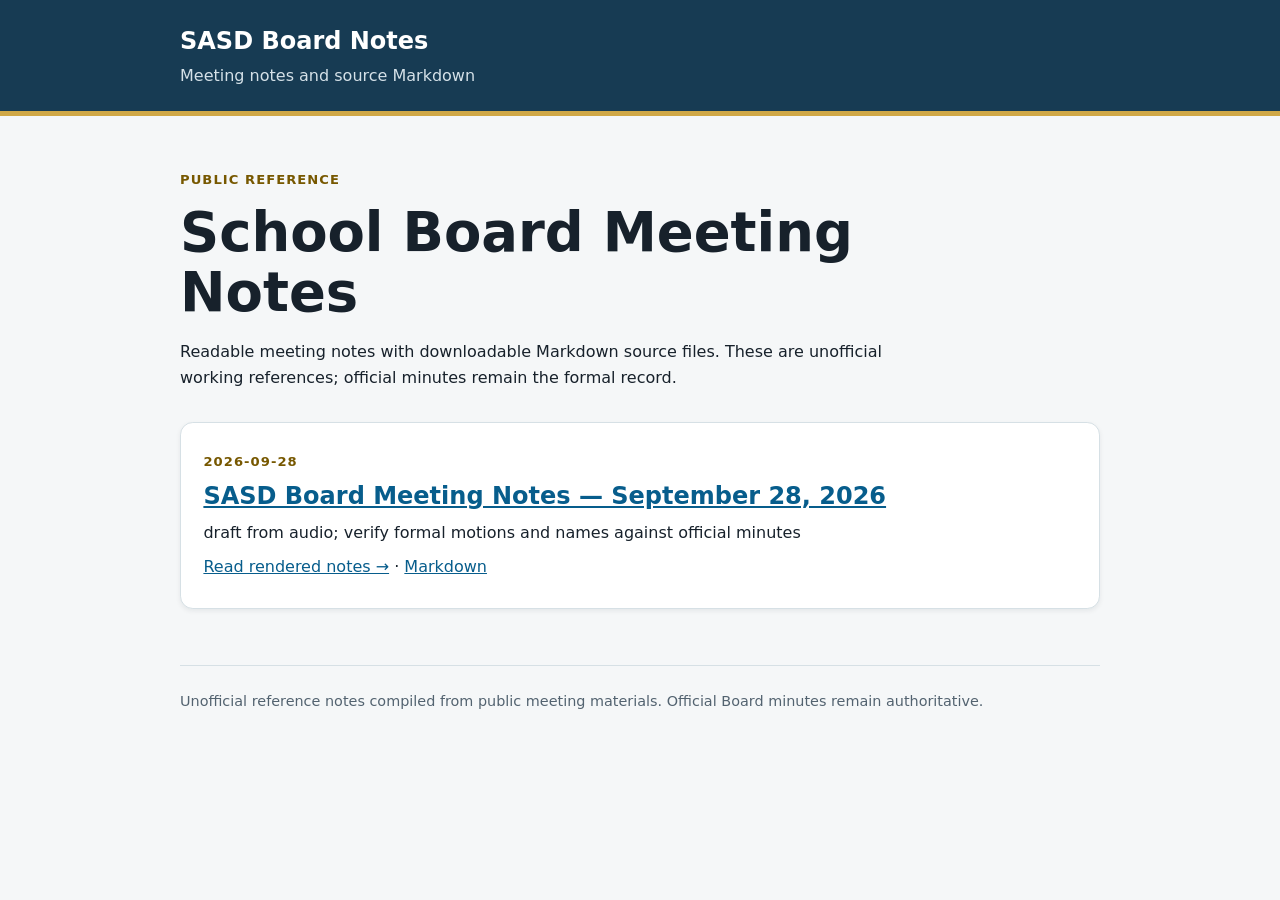
<file: docs/index.html>
<!doctype html>
<html lang="en">
<head>
  <meta charset="utf-8">
  <meta name="viewport" content="width=device-width, initial-scale=1">
  <meta name="description" content="Public SASD Board meeting note index.">
  <title>Meeting index | SASD Board Notes</title>
  <link rel="stylesheet" href="/assets/site.css">
</head>
<body>
  <header class="site-header"><div class="wrap"><a class="brand" href="/">SASD Board Notes</a><p>Meeting notes and source Markdown</p></div></header>
  <main class="wrap"><section class="intro"><p class="eyebrow">PUBLIC REFERENCE</p><h1>School Board Meeting Notes</h1><p>Readable meeting notes with downloadable Markdown source files. These are unofficial working references; official minutes remain the formal record.</p></section><section class="cards"><article class="card"><p class="date">2026-09-28</p><h2><a href="/notes/2026-09-28-board-meeting/">SASD Board Meeting Notes — September 28, 2026</a></h2><p>draft from audio; verify formal motions and names against official minutes</p><p><a href="/notes/2026-09-28-board-meeting/">Read rendered notes →</a> · <a href="/notes/2026-09-28-board-meeting/source.md" download>Markdown</a></p></article></section></main>
  <footer class="wrap">Unofficial reference notes compiled from public meeting materials. Official Board minutes remain authoritative.</footer>
</body>
</html>
</file>
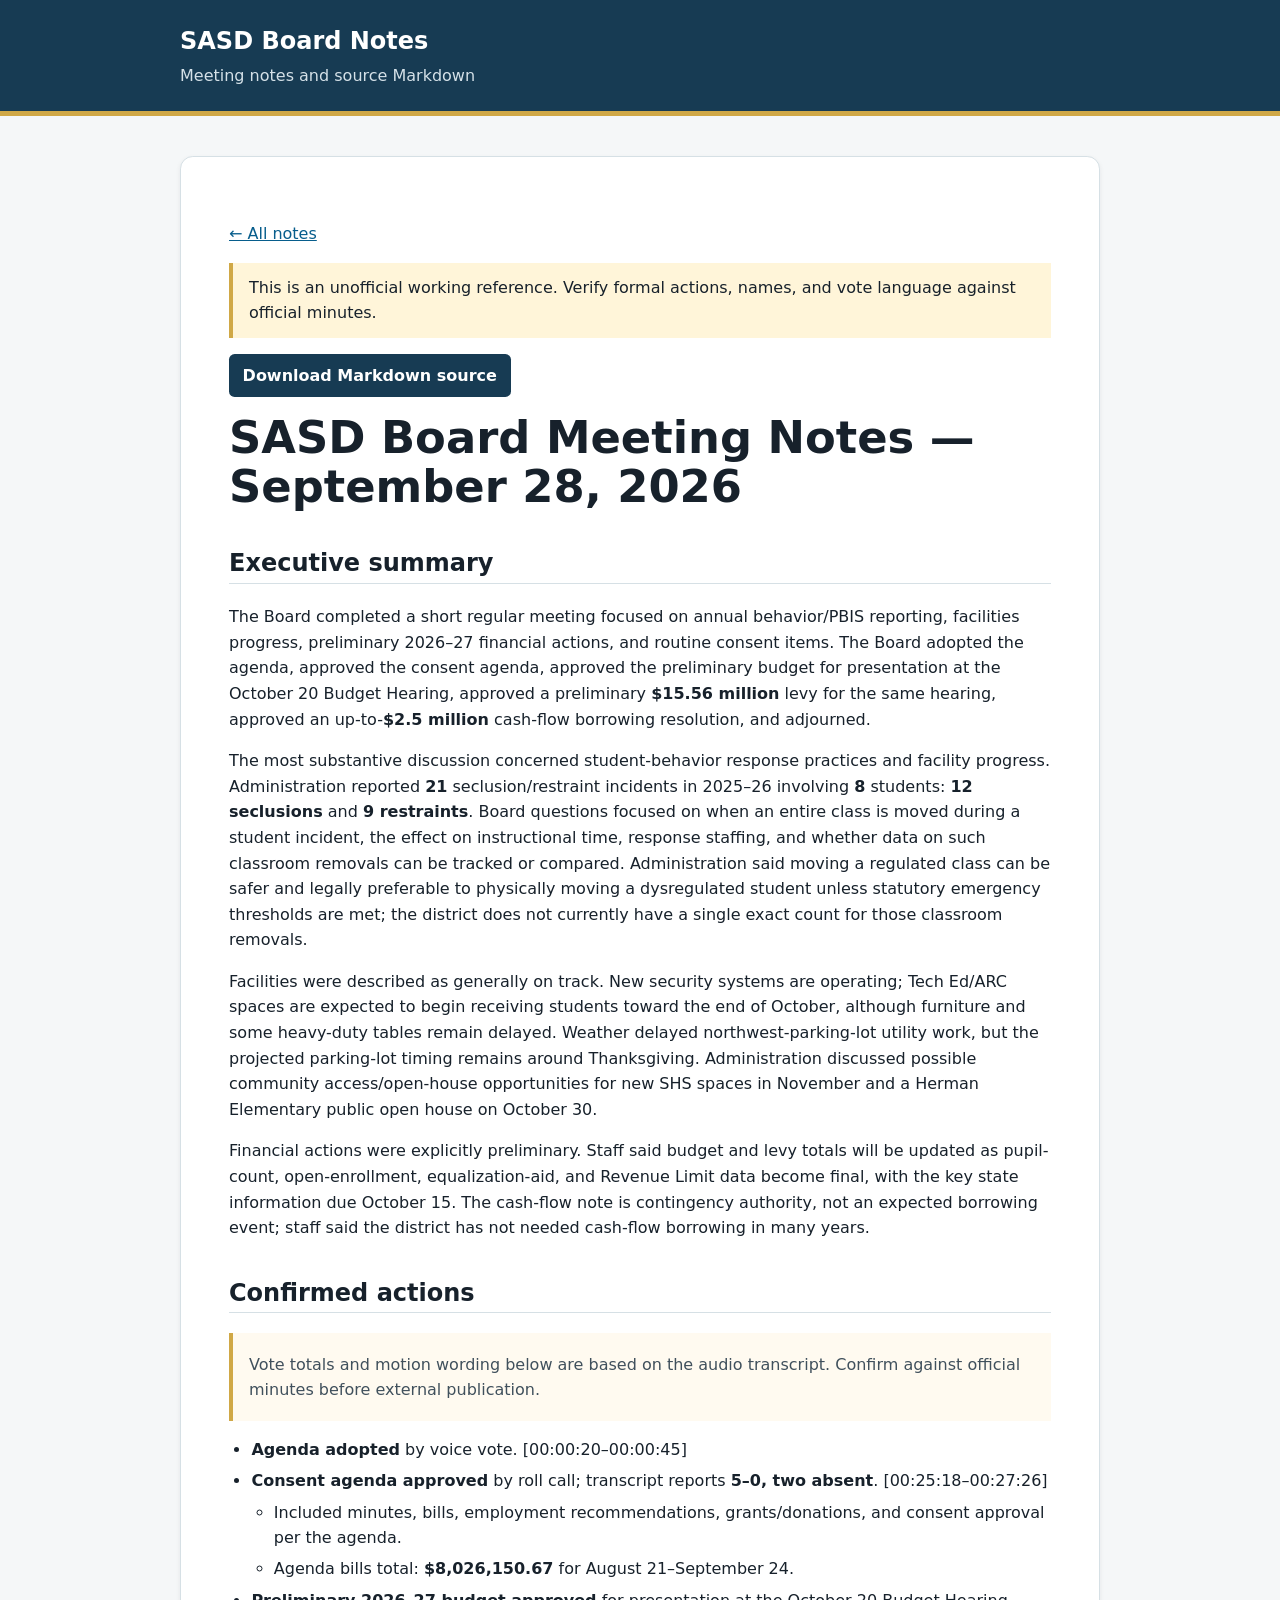
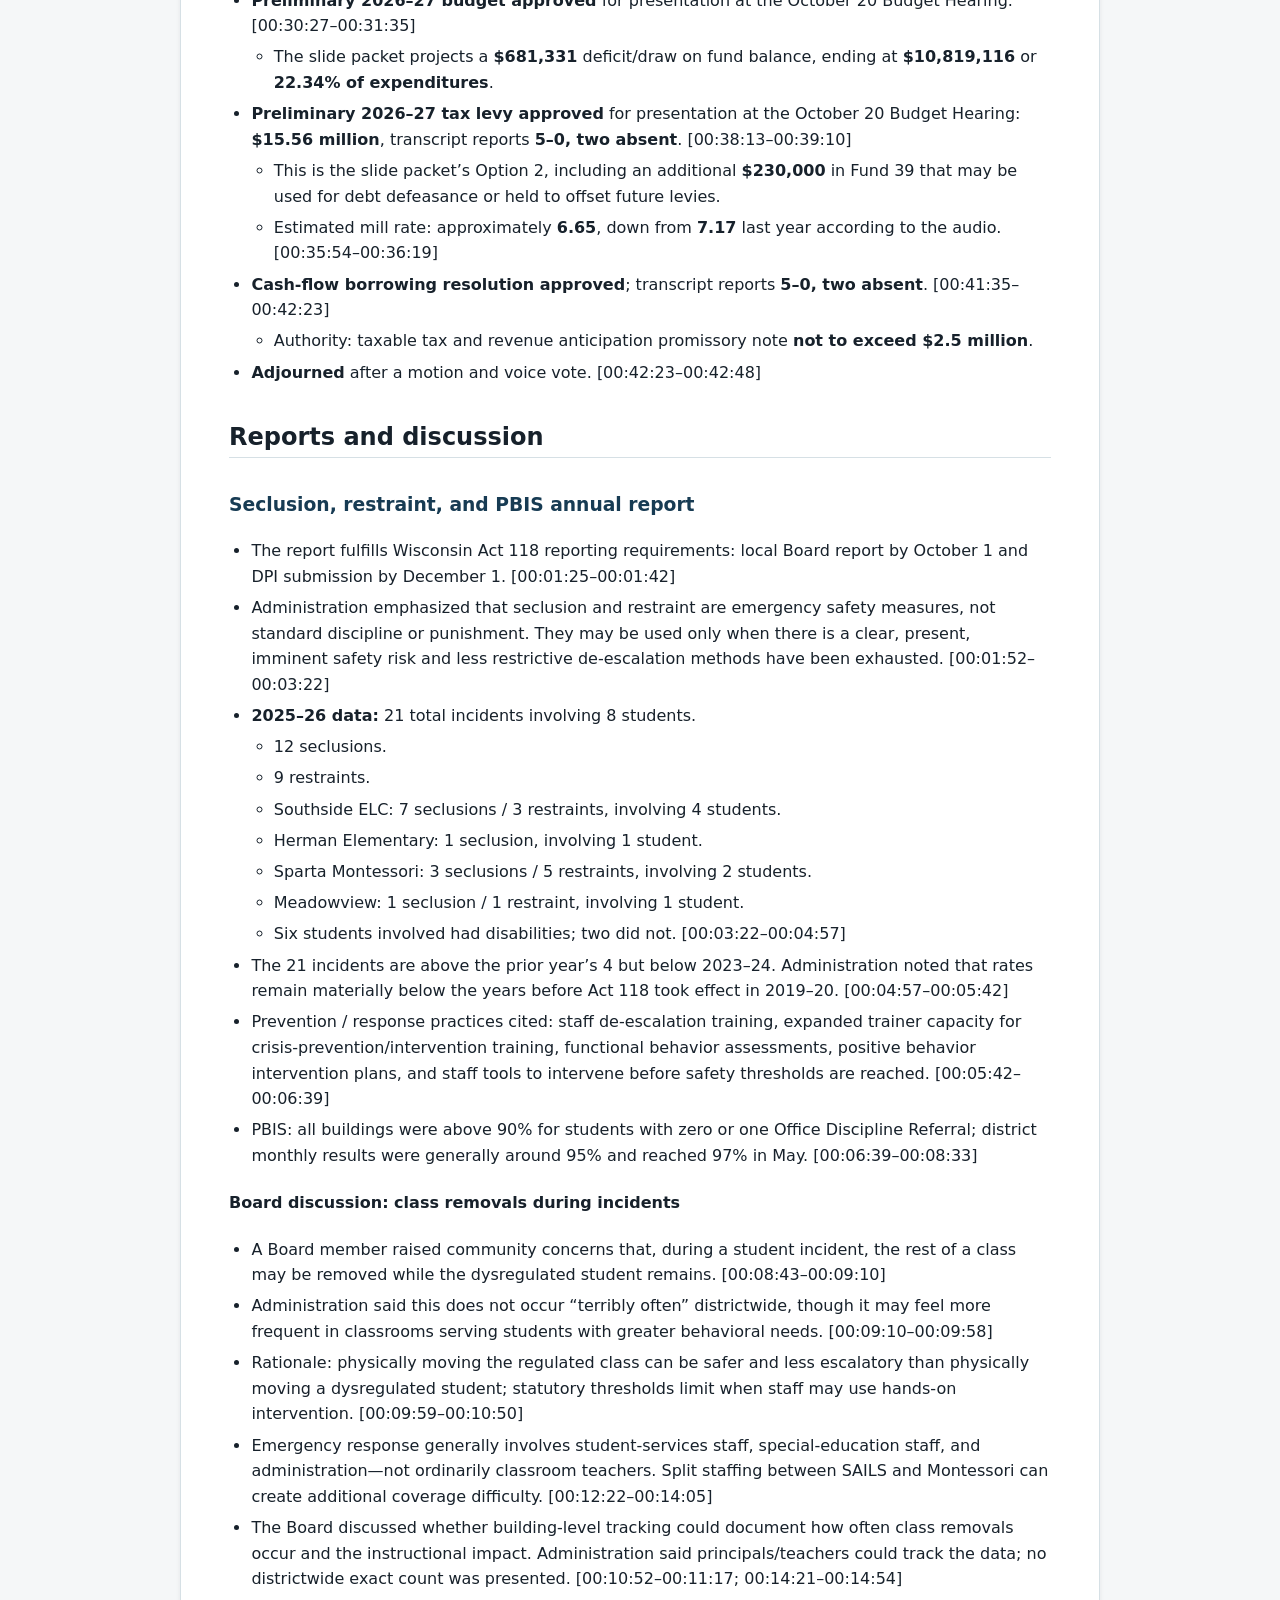
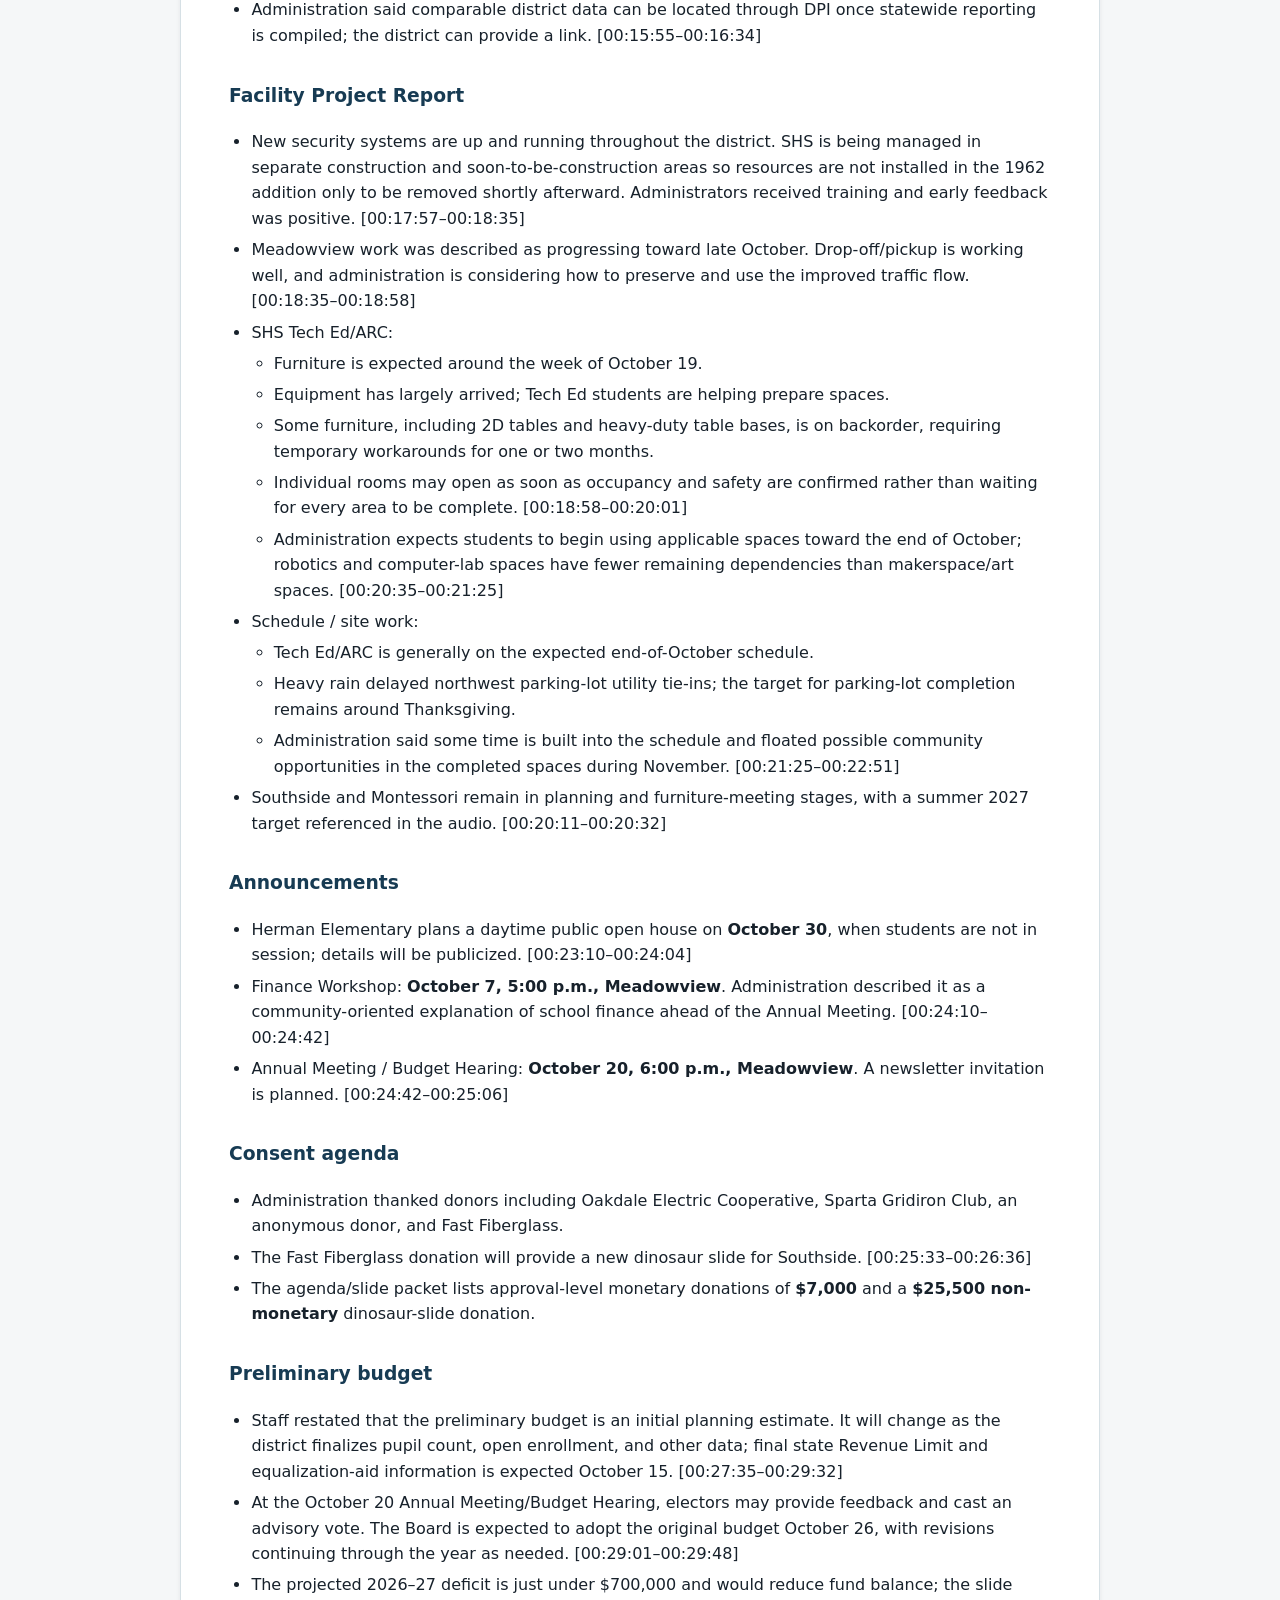
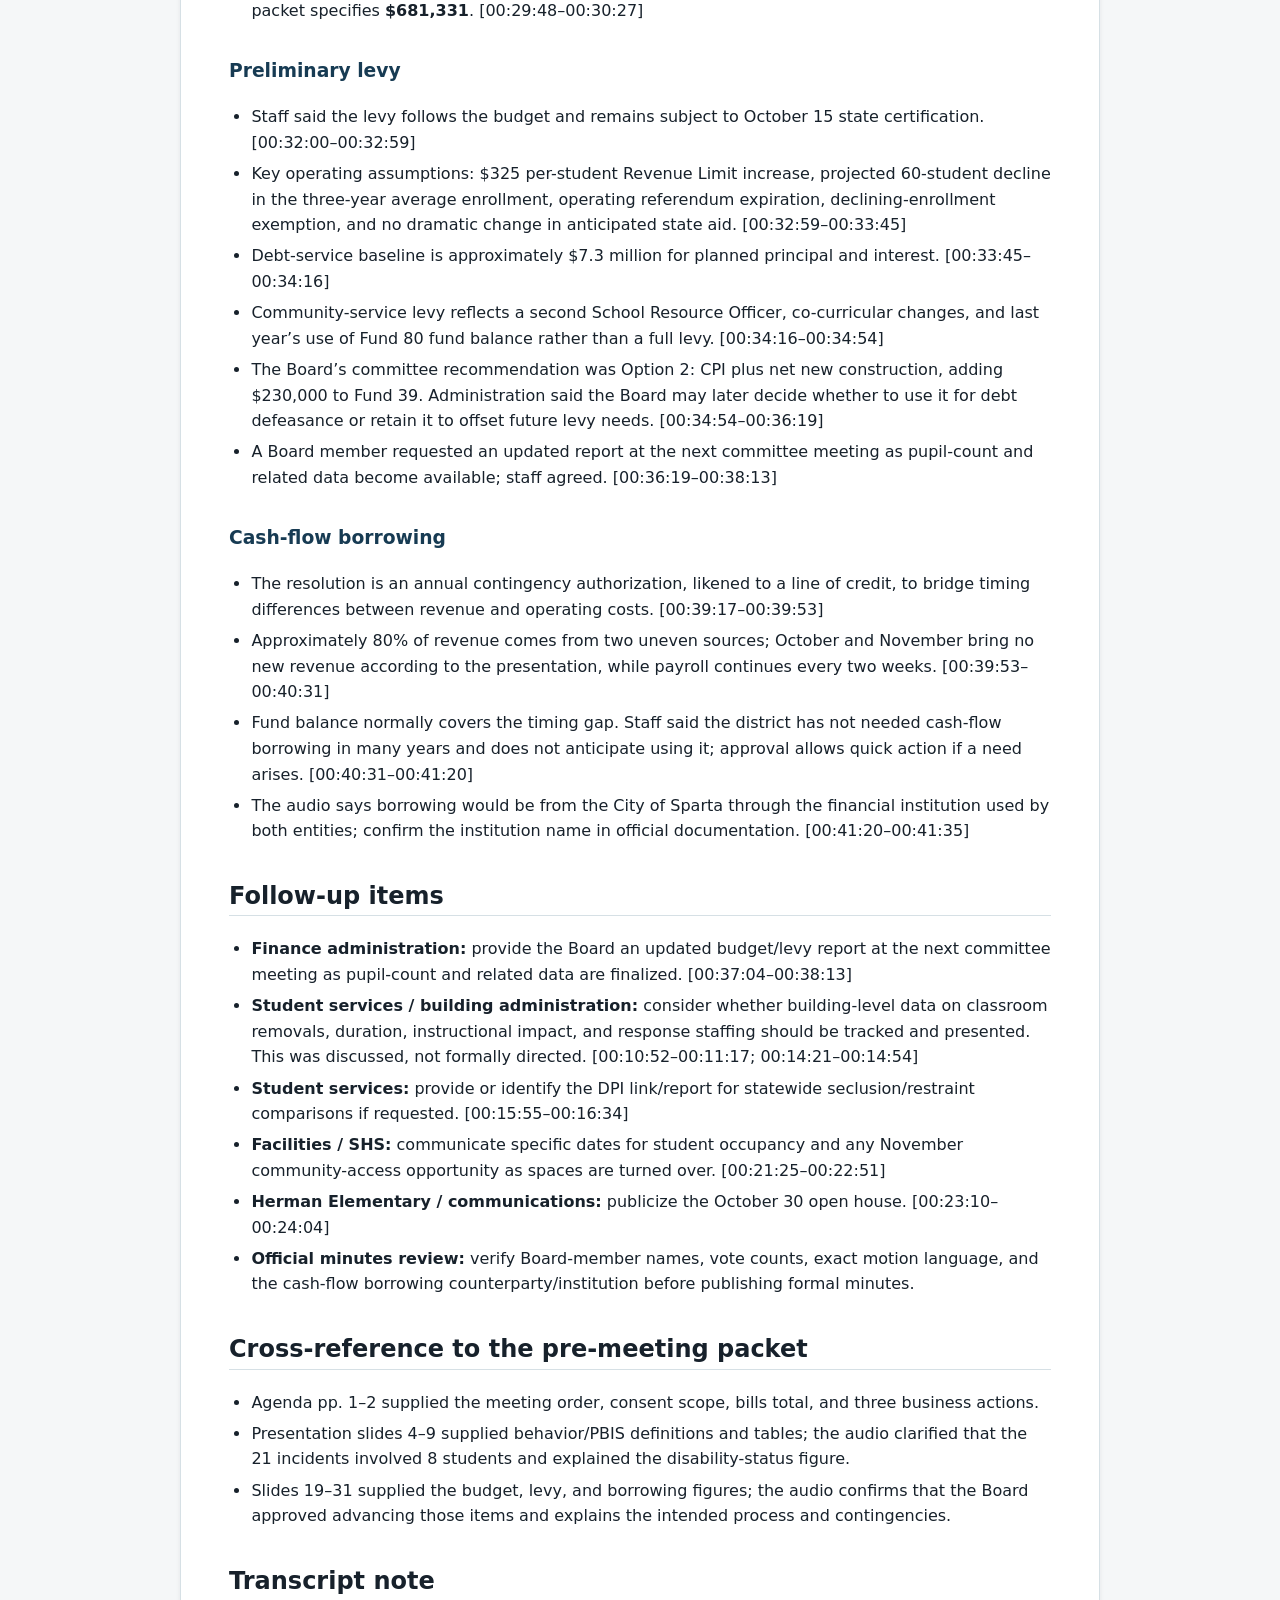
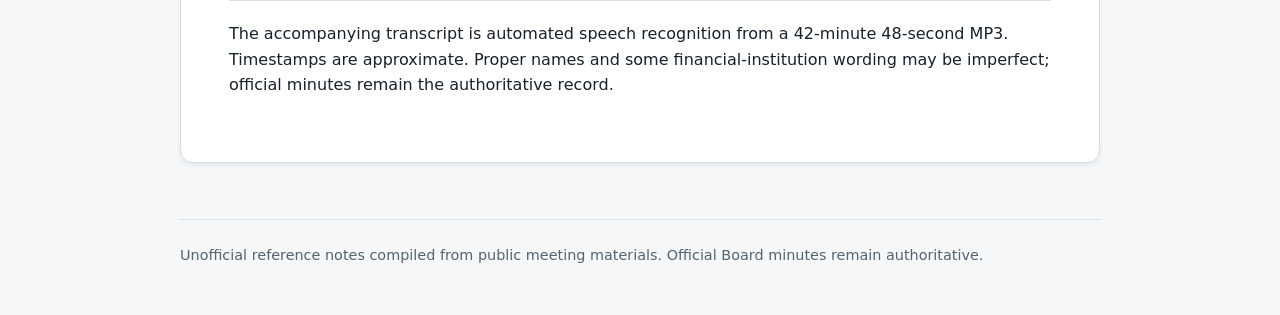
<file: docs/notes/2026-09-28-board-meeting/index.html>
<!doctype html>
<html lang="en">
<head>
  <meta charset="utf-8">
  <meta name="viewport" content="width=device-width, initial-scale=1">
  <meta name="description" content="Rendered SASD Board meeting notes.">
  <title>SASD Board Meeting Notes — September 28, 2026 | SASD Board Notes</title>
  <link rel="stylesheet" href="/assets/site.css">
</head>
<body>
  <header class="site-header"><div class="wrap"><a class="brand" href="/">SASD Board Notes</a><p>Meeting notes and source Markdown</p></div></header>
  <main class="wrap"><article class="note"><p class="back"><a href="/">← All notes</a></p><p class="notice">This is an unofficial working reference. Verify formal actions, names, and vote language against official minutes.</p><p><a class="download" href="./source.md" download>Download Markdown source</a></p><h1>SASD Board Meeting Notes — September 28, 2026</h1>
<h2>Executive summary</h2>
<p>The Board completed a short regular meeting focused on annual behavior/PBIS reporting, facilities progress, preliminary 2026–27 financial actions, and routine consent items. The Board adopted the agenda, approved the consent agenda, approved the preliminary budget for presentation at the October 20 Budget Hearing, approved a preliminary <strong>$15.56 million</strong> levy for the same hearing, approved an up-to-<strong>$2.5 million</strong> cash-flow borrowing resolution, and adjourned.</p>
<p>The most substantive discussion concerned student-behavior response practices and facility progress. Administration reported <strong>21</strong> seclusion/restraint incidents in 2025–26 involving <strong>8</strong> students: <strong>12 seclusions</strong> and <strong>9 restraints</strong>. Board questions focused on when an entire class is moved during a student incident, the effect on instructional time, response staffing, and whether data on such classroom removals can be tracked or compared. Administration said moving a regulated class can be safer and legally preferable to physically moving a dysregulated student unless statutory emergency thresholds are met; the district does not currently have a single exact count for those classroom removals.</p>
<p>Facilities were described as generally on track. New security systems are operating; Tech Ed/ARC spaces are expected to begin receiving students toward the end of October, although furniture and some heavy-duty tables remain delayed. Weather delayed northwest-parking-lot utility work, but the projected parking-lot timing remains around Thanksgiving. Administration discussed possible community access/open-house opportunities for new SHS spaces in November and a Herman Elementary public open house on October 30.</p>
<p>Financial actions were explicitly preliminary. Staff said budget and levy totals will be updated as pupil-count, open-enrollment, equalization-aid, and Revenue Limit data become final, with the key state information due October 15. The cash-flow note is contingency authority, not an expected borrowing event; staff said the district has not needed cash-flow borrowing in many years.</p>
<h2>Confirmed actions</h2>
<blockquote>
<p>Vote totals and motion wording below are based on the audio transcript. Confirm against official minutes before external publication.</p>
</blockquote>
<ul>
<li><strong>Agenda adopted</strong> by voice vote. [00:00:20–00:00:45]</li>
<li><strong>Consent agenda approved</strong> by roll call; transcript reports <strong>5–0, two absent</strong>. [00:25:18–00:27:26]</li>
<ul>
<li>Included minutes, bills, employment recommendations, grants/donations, and consent approval per the agenda.</li>
<li>Agenda bills total: <strong>$8,026,150.67</strong> for August 21–September 24.</li>
</ul>
<li><strong>Preliminary 2026–27 budget approved</strong> for presentation at the October 20 Budget Hearing. [00:30:27–00:31:35]</li>
<ul>
<li>The slide packet projects a <strong>$681,331</strong> deficit/draw on fund balance, ending at <strong>$10,819,116</strong> or <strong>22.34% of expenditures</strong>.</li>
</ul>
<li><strong>Preliminary 2026–27 tax levy approved</strong> for presentation at the October 20 Budget Hearing: <strong>$15.56 million</strong>, transcript reports <strong>5–0, two absent</strong>. [00:38:13–00:39:10]</li>
<ul>
<li>This is the slide packet’s Option 2, including an additional <strong>$230,000</strong> in Fund 39 that may be used for debt defeasance or held to offset future levies.</li>
<li>Estimated mill rate: approximately <strong>6.65</strong>, down from <strong>7.17</strong> last year according to the audio. [00:35:54–00:36:19]</li>
</ul>
<li><strong>Cash-flow borrowing resolution approved</strong>; transcript reports <strong>5–0, two absent</strong>. [00:41:35–00:42:23]</li>
<ul>
<li>Authority: taxable tax and revenue anticipation promissory note <strong>not to exceed $2.5 million</strong>.</li>
</ul>
<li><strong>Adjourned</strong> after a motion and voice vote. [00:42:23–00:42:48]</li>
</ul>
<h2>Reports and discussion</h2>
<h3>Seclusion, restraint, and PBIS annual report</h3>
<ul>
<li>The report fulfills Wisconsin Act 118 reporting requirements: local Board report by October 1 and DPI submission by December 1. [00:01:25–00:01:42]</li>
<li>Administration emphasized that seclusion and restraint are emergency safety measures, not standard discipline or punishment. They may be used only when there is a clear, present, imminent safety risk and less restrictive de-escalation methods have been exhausted. [00:01:52–00:03:22]</li>
<li><strong>2025–26 data:</strong> 21 total incidents involving 8 students.</li>
<ul>
<li>12 seclusions.</li>
<li>9 restraints.</li>
<li>Southside ELC: 7 seclusions / 3 restraints, involving 4 students.</li>
<li>Herman Elementary: 1 seclusion, involving 1 student.</li>
<li>Sparta Montessori: 3 seclusions / 5 restraints, involving 2 students.</li>
<li>Meadowview: 1 seclusion / 1 restraint, involving 1 student.</li>
<li>Six students involved had disabilities; two did not. [00:03:22–00:04:57]</li>
</ul>
<li>The 21 incidents are above the prior year’s 4 but below 2023–24. Administration noted that rates remain materially below the years before Act 118 took effect in 2019–20. [00:04:57–00:05:42]</li>
<li>Prevention / response practices cited: staff de-escalation training, expanded trainer capacity for crisis-prevention/intervention training, functional behavior assessments, positive behavior intervention plans, and staff tools to intervene before safety thresholds are reached. [00:05:42–00:06:39]</li>
<li>PBIS: all buildings were above 90% for students with zero or one Office Discipline Referral; district monthly results were generally around 95% and reached 97% in May. [00:06:39–00:08:33]</li>
</ul>
<h4>Board discussion: class removals during incidents</h4>
<ul>
<li>A Board member raised community concerns that, during a student incident, the rest of a class may be removed while the dysregulated student remains. [00:08:43–00:09:10]</li>
<li>Administration said this does not occur “terribly often” districtwide, though it may feel more frequent in classrooms serving students with greater behavioral needs. [00:09:10–00:09:58]</li>
<li>Rationale: physically moving the regulated class can be safer and less escalatory than physically moving a dysregulated student; statutory thresholds limit when staff may use hands-on intervention. [00:09:59–00:10:50]</li>
<li>Emergency response generally involves student-services staff, special-education staff, and administration—not ordinarily classroom teachers. Split staffing between SAILS and Montessori can create additional coverage difficulty. [00:12:22–00:14:05]</li>
<li>The Board discussed whether building-level tracking could document how often class removals occur and the instructional impact. Administration said principals/teachers could track the data; no districtwide exact count was presented. [00:10:52–00:11:17; 00:14:21–00:14:54]</li>
<li>Administration said comparable district data can be located through DPI once statewide reporting is compiled; the district can provide a link. [00:15:55–00:16:34]</li>
</ul>
<h3>Facility Project Report</h3>
<ul>
<li>New security systems are up and running throughout the district. SHS is being managed in separate construction and soon-to-be-construction areas so resources are not installed in the 1962 addition only to be removed shortly afterward. Administrators received training and early feedback was positive. [00:17:57–00:18:35]</li>
<li>Meadowview work was described as progressing toward late October. Drop-off/pickup is working well, and administration is considering how to preserve and use the improved traffic flow. [00:18:35–00:18:58]</li>
<li>SHS Tech Ed/ARC:</li>
<ul>
<li>Furniture is expected around the week of October 19.</li>
<li>Equipment has largely arrived; Tech Ed students are helping prepare spaces.</li>
<li>Some furniture, including 2D tables and heavy-duty table bases, is on backorder, requiring temporary workarounds for one or two months.</li>
<li>Individual rooms may open as soon as occupancy and safety are confirmed rather than waiting for every area to be complete. [00:18:58–00:20:01]</li>
<li>Administration expects students to begin using applicable spaces toward the end of October; robotics and computer-lab spaces have fewer remaining dependencies than makerspace/art spaces. [00:20:35–00:21:25]</li>
</ul>
<li>Schedule / site work:</li>
<ul>
<li>Tech Ed/ARC is generally on the expected end-of-October schedule.</li>
<li>Heavy rain delayed northwest parking-lot utility tie-ins; the target for parking-lot completion remains around Thanksgiving.</li>
<li>Administration said some time is built into the schedule and floated possible community opportunities in the completed spaces during November. [00:21:25–00:22:51]</li>
</ul>
<li>Southside and Montessori remain in planning and furniture-meeting stages, with a summer 2027 target referenced in the audio. [00:20:11–00:20:32]</li>
</ul>
<h3>Announcements</h3>
<ul>
<li>Herman Elementary plans a daytime public open house on <strong>October 30</strong>, when students are not in session; details will be publicized. [00:23:10–00:24:04]</li>
<li>Finance Workshop: <strong>October 7, 5:00 p.m., Meadowview</strong>. Administration described it as a community-oriented explanation of school finance ahead of the Annual Meeting. [00:24:10–00:24:42]</li>
<li>Annual Meeting / Budget Hearing: <strong>October 20, 6:00 p.m., Meadowview</strong>. A newsletter invitation is planned. [00:24:42–00:25:06]</li>
</ul>
<h3>Consent agenda</h3>
<ul>
<li>Administration thanked donors including Oakdale Electric Cooperative, Sparta Gridiron Club, an anonymous donor, and Fast Fiberglass.</li>
<li>The Fast Fiberglass donation will provide a new dinosaur slide for Southside. [00:25:33–00:26:36]</li>
<li>The agenda/slide packet lists approval-level monetary donations of <strong>$7,000</strong> and a <strong>$25,500 non-monetary</strong> dinosaur-slide donation.</li>
</ul>
<h3>Preliminary budget</h3>
<ul>
<li>Staff restated that the preliminary budget is an initial planning estimate. It will change as the district finalizes pupil count, open enrollment, and other data; final state Revenue Limit and equalization-aid information is expected October 15. [00:27:35–00:29:32]</li>
<li>At the October 20 Annual Meeting/Budget Hearing, electors may provide feedback and cast an advisory vote. The Board is expected to adopt the original budget October 26, with revisions continuing through the year as needed. [00:29:01–00:29:48]</li>
<li>The projected 2026–27 deficit is just under $700,000 and would reduce fund balance; the slide packet specifies <strong>$681,331</strong>. [00:29:48–00:30:27]</li>
</ul>
<h3>Preliminary levy</h3>
<ul>
<li>Staff said the levy follows the budget and remains subject to October 15 state certification. [00:32:00–00:32:59]</li>
<li>Key operating assumptions: $325 per-student Revenue Limit increase, projected 60-student decline in the three-year average enrollment, operating referendum expiration, declining-enrollment exemption, and no dramatic change in anticipated state aid. [00:32:59–00:33:45]</li>
<li>Debt-service baseline is approximately $7.3 million for planned principal and interest. [00:33:45–00:34:16]</li>
<li>Community-service levy reflects a second School Resource Officer, co-curricular changes, and last year’s use of Fund 80 fund balance rather than a full levy. [00:34:16–00:34:54]</li>
<li>The Board’s committee recommendation was Option 2: CPI plus net new construction, adding $230,000 to Fund 39. Administration said the Board may later decide whether to use it for debt defeasance or retain it to offset future levy needs. [00:34:54–00:36:19]</li>
<li>A Board member requested an updated report at the next committee meeting as pupil-count and related data become available; staff agreed. [00:36:19–00:38:13]</li>
</ul>
<h3>Cash-flow borrowing</h3>
<ul>
<li>The resolution is an annual contingency authorization, likened to a line of credit, to bridge timing differences between revenue and operating costs. [00:39:17–00:39:53]</li>
<li>Approximately 80% of revenue comes from two uneven sources; October and November bring no new revenue according to the presentation, while payroll continues every two weeks. [00:39:53–00:40:31]</li>
<li>Fund balance normally covers the timing gap. Staff said the district has not needed cash-flow borrowing in many years and does not anticipate using it; approval allows quick action if a need arises. [00:40:31–00:41:20]</li>
<li>The audio says borrowing would be from the City of Sparta through the financial institution used by both entities; confirm the institution name in official documentation. [00:41:20–00:41:35]</li>
</ul>
<h2>Follow-up items</h2>
<ul>
<li><strong>Finance administration:</strong> provide the Board an updated budget/levy report at the next committee meeting as pupil-count and related data are finalized. [00:37:04–00:38:13]</li>
<li><strong>Student services / building administration:</strong> consider whether building-level data on classroom removals, duration, instructional impact, and response staffing should be tracked and presented. This was discussed, not formally directed. [00:10:52–00:11:17; 00:14:21–00:14:54]</li>
<li><strong>Student services:</strong> provide or identify the DPI link/report for statewide seclusion/restraint comparisons if requested. [00:15:55–00:16:34]</li>
<li><strong>Facilities / SHS:</strong> communicate specific dates for student occupancy and any November community-access opportunity as spaces are turned over. [00:21:25–00:22:51]</li>
<li><strong>Herman Elementary / communications:</strong> publicize the October 30 open house. [00:23:10–00:24:04]</li>
<li><strong>Official minutes review:</strong> verify Board-member names, vote counts, exact motion language, and the cash-flow borrowing counterparty/institution before publishing formal minutes.</li>
</ul>
<h2>Cross-reference to the pre-meeting packet</h2>
<ul>
<li>Agenda pp. 1–2 supplied the meeting order, consent scope, bills total, and three business actions.</li>
<li>Presentation slides 4–9 supplied behavior/PBIS definitions and tables; the audio clarified that the 21 incidents involved 8 students and explained the disability-status figure.</li>
<li>Slides 19–31 supplied the budget, levy, and borrowing figures; the audio confirms that the Board approved advancing those items and explains the intended process and contingencies.</li>
</ul>
<h2>Transcript note</h2>
<p>The accompanying transcript is automated speech recognition from a 42-minute 48-second MP3. Timestamps are approximate. Proper names and some financial-institution wording may be imperfect; official minutes remain the authoritative record.</p></article></main>
  <footer class="wrap">Unofficial reference notes compiled from public meeting materials. Official Board minutes remain authoritative.</footer>
</body>
</html>
</file>
<file: assets/site.css>
:root { color-scheme: light; font-family: ui-sans-serif, system-ui, -apple-system, BlinkMacSystemFont, "Segoe UI", sans-serif; color: #17212b; background: #f5f7f8; } * { box-sizing: border-box; } body { margin: 0; line-height: 1.6; } .wrap { width: min(920px, calc(100% - 2rem)); margin: 0 auto; } .site-header { background: #173b53; color: #fff; border-bottom: 5px solid #d0a846; padding: 1.4rem 0; } .brand { font-size: 1.5rem; font-weight: 750; color: #fff; text-decoration: none; } .site-header p { margin: .15rem 0 0; color: #d5e1e8; } main { padding: 2.5rem 0 3.5rem; } h1 { font-size: clamp(2rem, 5vw, 3.4rem); line-height: 1.1; margin: .3rem 0 1rem; } h2 { line-height: 1.25; } h3 { margin-top: 2rem; } a { color: #075d8c; } a:hover { color: #003d5b; } .eyebrow, .date { color: #775800; font-size: .82rem; font-weight: 750; letter-spacing: .08em; text-transform: uppercase; } .intro { max-width: 70ch; } .cards { display: grid; gap: 1rem; margin-top: 2rem; } .card { background: #fff; border: 1px solid #d6e0e5; border-radius: .8rem; box-shadow: 0 2px 5px #10212b12; padding: 1.2rem 1.4rem; } .card h2 { margin: .1rem 0; } .card p { margin: .55rem 0; } .note { background: #fff; border: 1px solid #d6e0e5; border-radius: .8rem; padding: clamp(1.2rem, 4vw, 3rem); box-shadow: 0 2px 5px #10212b12; } .note h1 { font-size: clamp(1.9rem, 4vw, 2.8rem); } .note h2 { border-bottom: 1px solid #d6e0e5; margin-top: 2.3rem; padding-bottom: .3rem; } .note h3 { color: #173b53; } .note ul { padding-left: 1.4rem; } .note li { margin: .35rem 0; } .note blockquote { margin: 1rem 0; border-left: 4px solid #d0a846; padding: .15rem 1rem; color: #40505c; background: #fffaf0; } .notice { background: #fff5d9; border-left: 4px solid #d0a846; padding: .75rem 1rem; } .download { display: inline-block; background: #173b53; border-radius: .35rem; color: #fff; font-weight: 700; padding: .55rem .85rem; text-decoration: none; } .download:hover { color: #fff; background: #075d8c; } code { background: #e8eef1; border-radius: .2rem; padding: .1rem .25rem; } footer { border-top: 1px solid #d6e0e5; color: #536370; font-size: .9rem; padding: 1.5rem 0 3rem; } @media (max-width: 580px) { main { padding-top: 1.3rem; } .note { border-radius: 0; width: calc(100% + 2rem); margin-left: -1rem; } }
</file>
